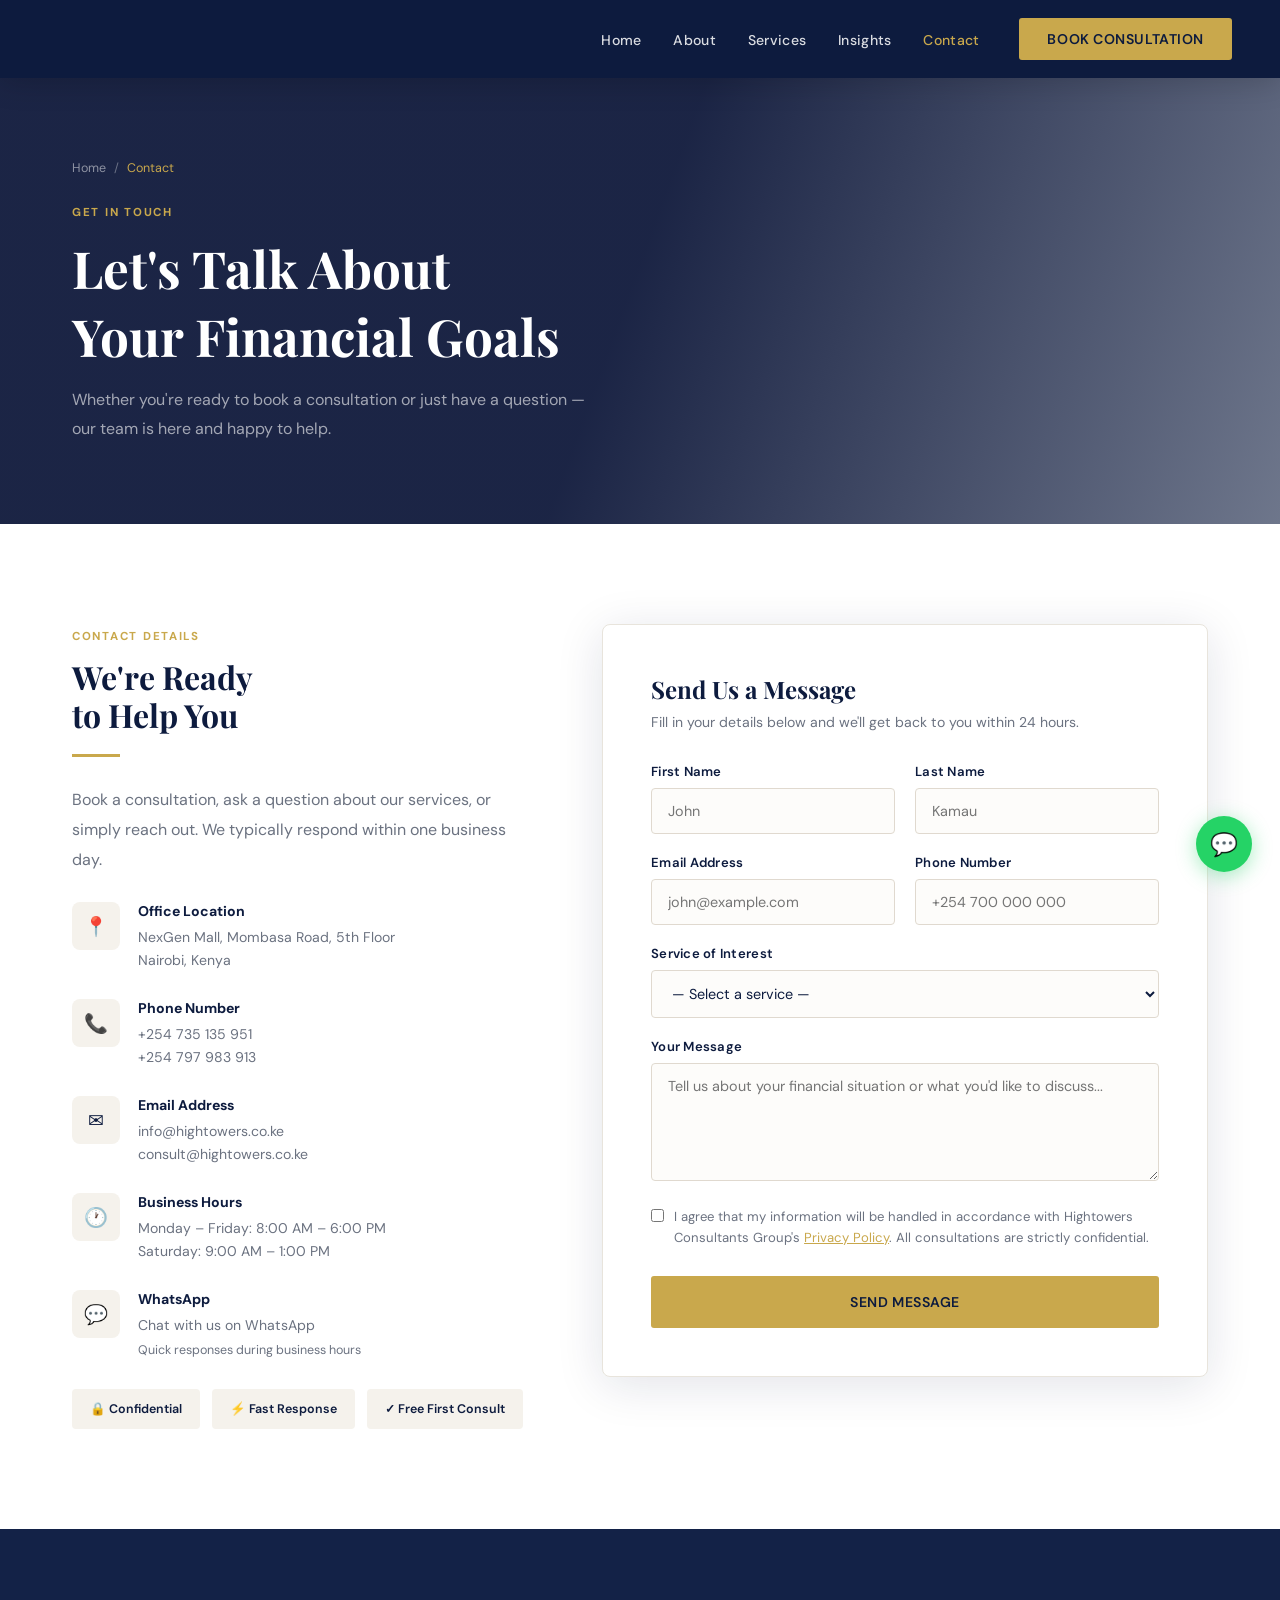
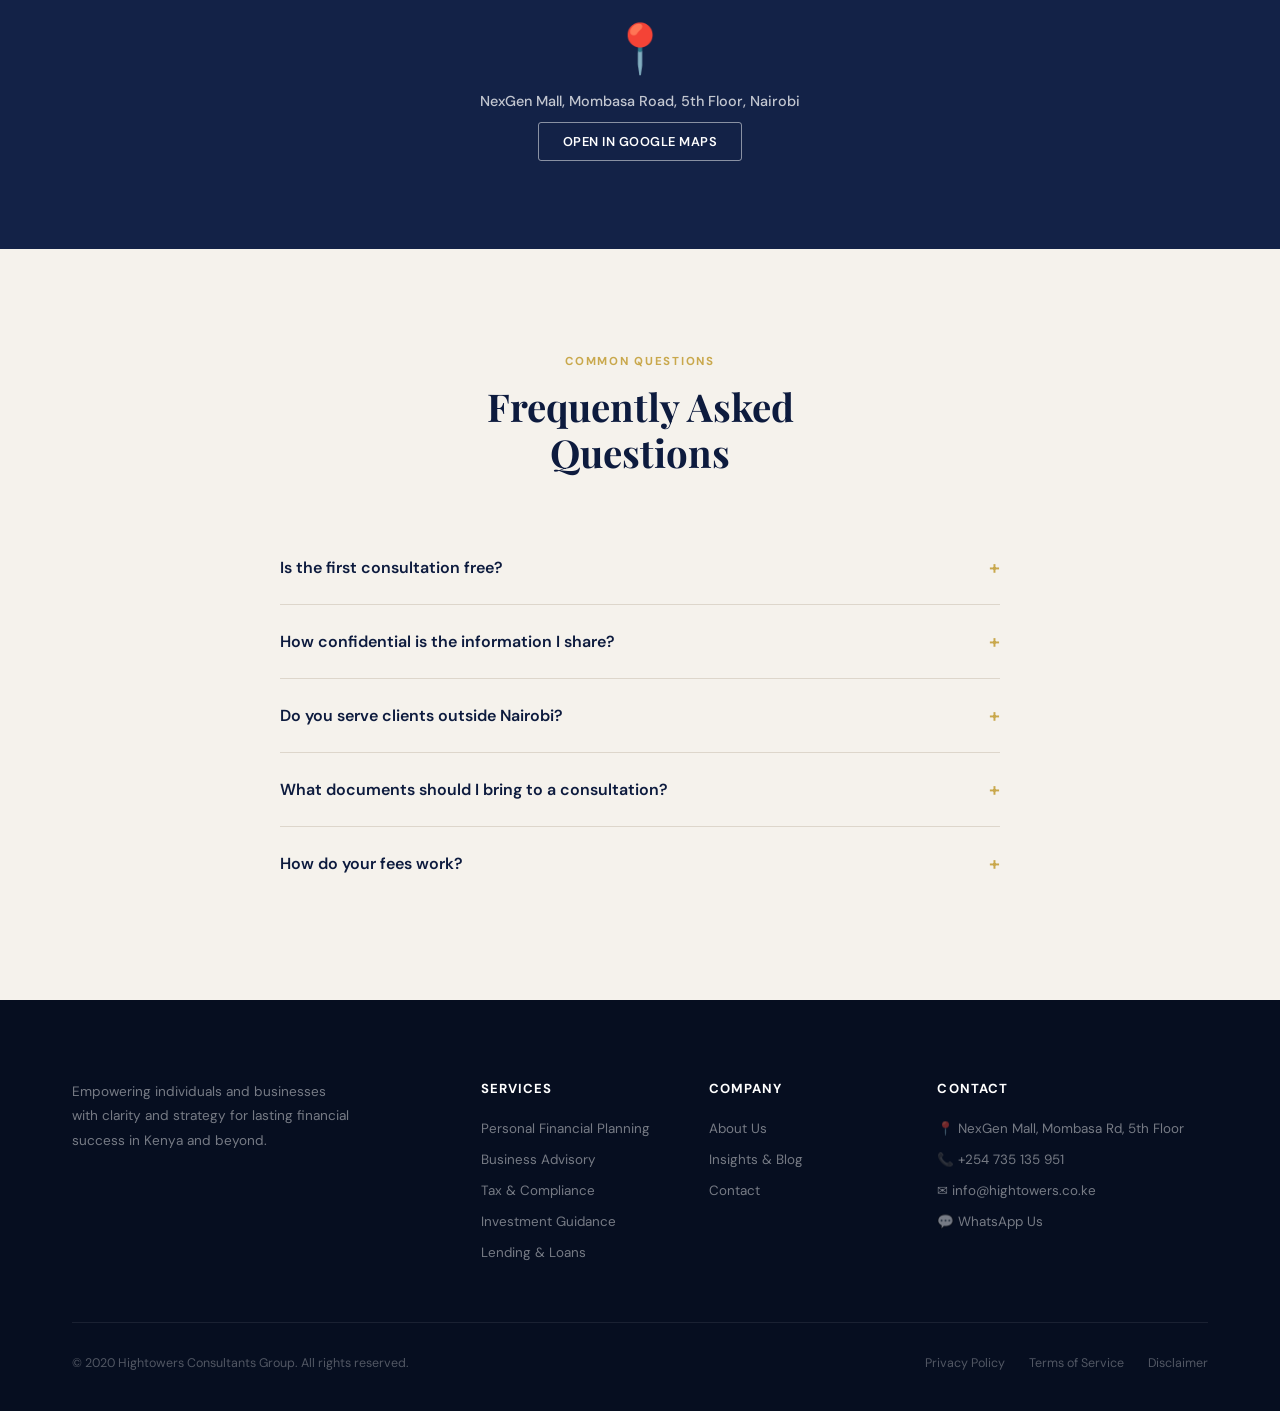
<file: contact.html>
<!DOCTYPE html>
<html lang="en">
<head>
  <meta charset="UTF-8" />
  <meta name="viewport" content="width=device-width, initial-scale=1.0" />
  <title>Contact Us — Hightowers Consultants Group</title>
  <meta name="description" content="Get in touch with Hightowers Consultants Group. Book a consultation, ask a question, or find our Nairobi office details.">
  <link rel="preconnect" href="https://fonts.googleapis.com">
  <link href="https://fonts.googleapis.com/css2?family=Playfair+Display:ital,wght@0,400;0,700;0,900;1,400&family=DM+Sans:wght@300;400;500;600&display=swap" rel="stylesheet">
  <style>
    *, *::before, *::after { box-sizing: border-box; margin: 0; padding: 0; }
    :root { --navy:#0D1B3E; --navy-2:#132247; --gold:#C9A84C; --gold-light:#E4C97A; --white:#FFFFFF; --cream:#F5F2EC; --muted:#6B7280; --shadow:0 8px 48px rgba(13,27,62,0.12); }
    html { scroll-behavior: smooth; }
    body { font-family: 'DM Sans', sans-serif; color: var(--navy); background: var(--white); overflow-x: hidden; }
    .container { max-width: 1200px; margin: 0 auto; padding: 0 32px; }
    .navbar { position: fixed; top: 0; width: 100%; z-index: 1000; background: var(--navy); box-shadow: 0 2px 32px rgba(0,0,0,0.2); }
    .nav-inner { display: flex; align-items: center; gap: 32px; padding: 18px 48px; max-width: 1400px; margin: 0 auto; }
    /* logo removed - no styles needed */
    .nav-links { display: flex; list-style: none; gap: 32px; margin-left: auto; }
    .nav-links a { color: rgba(255,255,255,0.85); text-decoration: none; font-size: 0.88rem; font-weight: 500; letter-spacing: 0.02em; transition: color 0.2s; }
    .nav-links a:hover, .nav-links a.active { color: var(--gold); }
    .btn { display: inline-flex; align-items: center; gap: 8px; padding: 12px 28px; border-radius: 3px; font-family: 'DM Sans', sans-serif; font-size: 0.88rem; font-weight: 600; text-decoration: none; letter-spacing: 0.04em; text-transform: uppercase; cursor: pointer; border: none; transition: all 0.25s; }
    .btn-primary { background: var(--gold); color: var(--navy); }
    .btn-primary:hover { background: var(--gold-light); transform: translateY(-1px); }
    .btn-outline { background: transparent; color: var(--white); border: 1.5px solid rgba(255,255,255,0.5); }
    .btn-outline:hover { border-color: var(--gold); color: var(--gold); }
    .nav-cta { margin-left: 8px; }
    .section { padding: 100px 0; }
    .eyebrow { display: inline-block; font-size: 0.72rem; font-weight: 700; letter-spacing: 0.15em; text-transform: uppercase; color: var(--gold); margin-bottom: 14px; }
    .section-title { font-family: 'Playfair Display', serif; font-size: clamp(1.8rem,3vw,2.6rem); font-weight: 700; line-height: 1.2; margin-bottom: 20px; color: var(--navy); }
    .gold-line { width: 48px; height: 3px; background: var(--gold); margin-bottom: 28px; }
    .fade-in { opacity: 0; transform: translateY(20px); transition: opacity 0.6s, transform 0.6s; }
    .fade-in.visible { opacity: 1; transform: none; }
    .hamburger { display: none; flex-direction: column; gap: 5px; cursor: pointer; }
    .hamburger span { width: 24px; height: 2px; background: white; display: block; }
    .mobile-nav { display: none; }

    /* PAGE HERO */
    .page-hero { position: relative; padding: 160px 0 80px; overflow: hidden; }
    .hero-photo { position: absolute; inset: 0; z-index: 0; background-image: url('https://images.unsplash.com/photo-1534951009808-766178b47a4f?w=1800&q=80'); background-size: cover; background-position: center; }
    .hero-overlay { position: absolute; inset: 0; z-index: 1; background: linear-gradient(110deg, rgba(10,20,55,0.93) 50%, rgba(13,27,62,0.6) 100%); }
    .page-hero .container { position: relative; z-index: 2; }
    .breadcrumb { color: rgba(255,255,255,0.35); font-size: 0.78rem; margin-bottom: 24px; }
    .breadcrumb a { color: rgba(255,255,255,0.5); text-decoration: none; }
    .breadcrumb span { margin: 0 8px; }
    .breadcrumb em { color: var(--gold); font-style: normal; }
    .page-hero h1 { font-family: 'Playfair Display',serif; font-size: clamp(2.2rem,4vw,3.5rem); color: var(--white); margin-bottom: 16px; }
    .page-hero p { color: rgba(255,255,255,0.6); max-width: 520px; line-height: 1.8; }

    /* CONTACT GRID */
    .contact-grid { display: grid; grid-template-columns: 1fr 1.3fr; gap: 64px; align-items: start; }
    .contact-info { display: flex; flex-direction: column; gap: 28px; }
    .contact-item { display: flex; align-items: flex-start; gap: 18px; }
    .contact-icon { width: 48px; height: 48px; background: var(--cream); border-radius: 8px; display: flex; align-items: center; justify-content: center; font-size: 1.2rem; flex-shrink: 0; }
    .contact-detail h4 { font-weight: 700; color: var(--navy); margin-bottom: 6px; font-size: 0.88rem; }
    .contact-detail p, .contact-detail a { color: var(--muted); font-size: 0.88rem; line-height: 1.6; text-decoration: none; display: block; }
    .contact-detail a:hover { color: var(--gold); }

    /* FORM */
    .contact-form { background: var(--white); border: 1px solid #E8E4DC; border-radius: 8px; padding: 48px; box-shadow: var(--shadow); }
    .form-row { display: grid; grid-template-columns: 1fr 1fr; gap: 20px; }
    .form-group { margin-bottom: 20px; }
    .form-label { display: block; font-size: 0.82rem; font-weight: 600; color: var(--navy); margin-bottom: 8px; letter-spacing: 0.02em; }
    .form-control { width: 100%; padding: 13px 16px; border: 1.5px solid #E0D9CF; border-radius: 4px; font-family: 'DM Sans',sans-serif; font-size: 0.9rem; color: var(--navy); outline: none; transition: border-color 0.2s; background: #FDFCFA; }
    .form-control:focus { border-color: var(--gold); }
    select.form-control { cursor: pointer; }
    textarea.form-control { resize: vertical; }

    /* MAP STRIP */
    .map-strip { height: 320px; background: var(--navy-2); display: flex; align-items: center; justify-content: center; flex-direction: column; gap: 12px; position: relative; overflow: hidden; }
    .map-strip::before { content:''; position:absolute;inset:0; background-image:url('https://images.unsplash.com/photo-1534951009808-766178b47a4f?w=1400&q=60'); background-size:cover; background-position:center; opacity:0.2; }
    .map-strip > * { position: relative; z-index: 1; }

    /* FAQ */
    details { border-bottom: 1px solid #DDD6CB; padding: 24px 0; }
    details summary { font-weight: 600; color: var(--navy); cursor: pointer; font-size: 1rem; list-style: none; display: flex; justify-content: space-between; align-items: center; }
    details summary::-webkit-details-marker { display: none; }
    details summary .faq-icon { color: var(--gold); font-size: 1.2rem; transition: transform 0.3s; }
    details[open] summary .faq-icon { transform: rotate(45deg); }
    details p { color: var(--muted); font-size: 0.9rem; line-height: 1.8; margin-top: 14px; }

    /* CTA BAND */
    .cta-band { background: var(--gold); padding: 80px 0; }
    .cta-inner { display: flex; align-items: center; justify-content: space-between; gap: 40px; flex-wrap: wrap; }
    .cta-inner h2 { font-family: 'Playfair Display',serif; font-size: 2rem; color: var(--navy); }
    .cta-inner p { color: rgba(13,27,62,0.7); margin-top: 8px; }
    .cta-actions { display: flex; gap: 16px; flex-wrap: wrap; }
    .cta-band .btn-primary { background: var(--navy); color: var(--white); }
    .cta-band .btn-outline { border-color: var(--navy); color: var(--navy); }
    .cta-band .btn-outline:hover { background: var(--navy); color: white; }

    /* FOOTER */
    footer { background: #060E20; padding: 80px 0 40px; }
    .footer-grid { display: grid; grid-template-columns: 2fr 1fr 1fr 1.5fr; gap: 48px; padding-bottom: 60px; border-bottom: 1px solid rgba(255,255,255,0.08); }
    .footer-brand p { color: rgba(255,255,255,0.45); font-size: 0.85rem; line-height: 1.8; max-width: 280px; margin-top: 0; }
    .footer-col h4 { color: var(--white); font-size: 0.82rem; font-weight: 700; letter-spacing: 0.08em; text-transform: uppercase; margin-bottom: 20px; }
    .footer-links { list-style: none; display: flex; flex-direction: column; gap: 10px; }
    .footer-links a { color: rgba(255,255,255,0.45); text-decoration: none; font-size: 0.84rem; transition: color 0.2s; }
    .footer-links a:hover { color: var(--gold); }
    .footer-bottom { display: flex; align-items: center; justify-content: space-between; padding-top: 32px; flex-wrap: wrap; gap: 16px; }
    .footer-bottom span, .footer-bottom a { color: rgba(255,255,255,0.3); font-size: 0.78rem; text-decoration: none; }
    .wa-float { position: fixed; bottom: 28px; right: 28px; z-index: 900; width: 56px; height: 56px; border-radius: 50%; background: #25D366; display: flex; align-items: center; justify-content: center; font-size: 1.4rem; box-shadow: 0 4px 20px rgba(37,211,102,0.4); text-decoration: none; animation: bob 3s ease-in-out infinite; }
    @keyframes bob { 0%,100%{transform:translateY(0)} 50%{transform:translateY(-6px)} }

    @media(max-width:900px){
      .nav-links,.nav-cta{display:none;}
      .hamburger{display:flex;}
      .mobile-nav{display:none;position:fixed;top:0;left:0;right:0;bottom:0;background:var(--navy);z-index:999;flex-direction:column;padding:80px 32px 32px;gap:24px;}
      .mobile-nav.open{display:flex;}
      .mobile-nav a{color:white;text-decoration:none;font-size:1.2rem;font-weight:600;}
      .contact-grid { grid-template-columns: 1fr; }
      .form-row { grid-template-columns: 1fr; }
      .footer-grid { grid-template-columns: 1fr 1fr; }
    }
    @media(max-width:600px){ .footer-grid { grid-template-columns: 1fr; } }
  </style>
</head>
<body>

<nav class="navbar">
  <div class="nav-inner">
    <!-- LOGO REMOVED -->
    <ul class="nav-links">
      <li><a href="index.html">Home</a></li>
      <li><a href="about.html">About</a></li>
      <li><a href="services.html">Services</a></li>
      <li><a href="blog.html">Insights</a></li>
      <li><a href="contact.html" class="active">Contact</a></li>
    </ul>
    <a href="contact.html" class="btn btn-primary nav-cta">Book Consultation</a>
    <div class="hamburger" onclick="document.querySelector('.mobile-nav').classList.toggle('open')"><span></span><span></span><span></span></div>
  </div>
</nav>
<nav class="mobile-nav">
  <a href="index.html">Home</a><a href="about.html">About</a><a href="services.html">Services</a>
  <a href="blog.html">Insights</a><a href="contact.html">Contact</a>
  <a href="contact.html" class="btn btn-primary" style="text-align:center;margin-top:16px;">Book Consultation</a>
</nav>

<section class="page-hero">
  <div class="hero-photo"></div>
  <div class="hero-overlay"></div>
  <div class="container">
    <div class="breadcrumb"><a href="index.html">Home</a><span>/</span><em>Contact</em></div>
    <span class="eyebrow">Get In Touch</span>
    <h1>Let's Talk About<br>Your Financial Goals</h1>
    <p>Whether you're ready to book a consultation or just have a question — our team is here and happy to help.</p>
  </div>
</section>

<section class="section">
  <div class="container">
    <div class="contact-grid">

      <!-- Info side -->
      <div class="contact-info fade-in">
        <div>
          <span class="eyebrow">Contact Details</span>
          <h2 class="section-title" style="font-size:2rem;">We're Ready<br>to Help You</h2>
          <div class="gold-line"></div>
          <p style="color:var(--muted);line-height:1.85;">Book a consultation, ask a question about our services, or simply reach out. We typically respond within one business day.</p>
        </div>

        <div class="contact-item">
          <div class="contact-icon">📍</div>
          <div class="contact-detail">
            <h4>Office Location</h4>
            <p>NexGen Mall, Mombasa Road, 5th Floor<br>Nairobi, Kenya</p>
          </div>
        </div>
        <div class="contact-item">
          <div class="contact-icon">📞</div>
          <div class="contact-detail">
            <h4>Phone Number</h4>
            <a href="tel:+254735135951">+254 735 135 951</a>
            <a href="tel:+254797983913">+254 797 983 913</a>
          </div>
        </div>
        <div class="contact-item">
          <div class="contact-icon">✉</div>
          <div class="contact-detail">
            <h4>Email Address</h4>
            <a href="mailto:info@hightowers.co.ke">info@hightowers.co.ke</a>
            <a href="mailto:consult@hightowers.co.ke">consult@hightowers.co.ke</a>
          </div>
        </div>
        <div class="contact-item">
          <div class="contact-icon">🕐</div>
          <div class="contact-detail">
            <h4>Business Hours</h4>
            <p>Monday – Friday: 8:00 AM – 6:00 PM<br>Saturday: 9:00 AM – 1:00 PM</p>
          </div>
        </div>
        <div class="contact-item">
          <div class="contact-icon">💬</div>
          <div class="contact-detail">
            <h4>WhatsApp</h4>
            <a href="https://wa.me/254797983913" target="_blank">Chat with us on WhatsApp</a>
            <p style="font-size:0.78rem;margin-top:4px;">Quick responses during business hours</p>
          </div>
        </div>

        <div style="display:flex;gap:12px;flex-wrap:wrap;">
          <div style="padding:12px 18px;background:var(--cream);border-radius:4px;font-size:0.78rem;font-weight:600;color:var(--navy);">🔒 Confidential</div>
          <div style="padding:12px 18px;background:var(--cream);border-radius:4px;font-size:0.78rem;font-weight:600;color:var(--navy);">⚡ Fast Response</div>
          <div style="padding:12px 18px;background:var(--cream);border-radius:4px;font-size:0.78rem;font-weight:600;color:var(--navy);">✓ Free First Consult</div>
        </div>
      </div>

      <!-- Form side -->
      <div class="contact-form fade-in">
        <div style="margin-bottom:32px;">
          <h3 style="font-family:'Playfair Display',serif;font-size:1.5rem;color:var(--navy);margin-bottom:8px;">Send Us a Message</h3>
          <p style="font-size:0.88rem;color:var(--muted);">Fill in your details below and we'll get back to you within 24 hours.</p>
        </div>

        <form onsubmit="handleSubmit(event)">
          <div class="form-row">
            <div class="form-group">
              <label class="form-label">First Name</label>
              <input type="text" class="form-control" placeholder="John" required />
            </div>
            <div class="form-group">
              <label class="form-label">Last Name</label>
              <input type="text" class="form-control" placeholder="Kamau" required />
            </div>
          </div>
          <div class="form-row">
            <div class="form-group">
              <label class="form-label">Email Address</label>
              <input type="email" class="form-control" placeholder="john@example.com" required />
            </div>
            <div class="form-group">
              <label class="form-label">Phone Number</label>
              <input type="tel" class="form-control" placeholder="+254 700 000 000" />
            </div>
          </div>
          <div class="form-group">
            <label class="form-label">Service of Interest</label>
            <select class="form-control">
              <option value="">— Select a service —</option>
              <option>Personal Financial Planning</option>
              <option>Business Advisory Services</option>
              <option>Tax &amp; Compliance Consulting</option>
              <option>Investment Guidance</option>
              <option>Lending &amp; Loans</option>
              <option>General Enquiry</option>
            </select>
          </div>
          <div class="form-group">
            <label class="form-label">Your Message</label>
            <textarea class="form-control" rows="5" placeholder="Tell us about your financial situation or what you'd like to discuss..."></textarea>
          </div>
          <div class="form-group" style="display:flex;align-items:flex-start;gap:10px;margin-bottom:28px;">
            <input type="checkbox" id="privacy" style="margin-top:3px;accent-color:var(--gold);" required />
            <label for="privacy" style="font-size:0.82rem;color:var(--muted);line-height:1.6;">I agree that my information will be handled in accordance with Hightowers Consultants Group's <a href="#" style="color:var(--gold);">Privacy Policy</a>. All consultations are strictly confidential.</label>
          </div>
          <button type="submit" class="btn btn-primary" style="width:100%;justify-content:center;padding:17px;">Send Message</button>
          <div id="form-success" style="display:none;margin-top:16px;padding:14px;background:#ecfdf5;border:1px solid #6ee7b7;border-radius:4px;color:#065f46;font-size:0.88rem;text-align:center;">
            ✓ Message sent! We'll be in touch within 24 hours.
          </div>
        </form>
      </div>

    </div>
  </div>
</section>

<!-- Map placeholder with background image -->
<div class="map-strip">
  <div style="font-size:3rem;">📍</div>
  <p style="color:rgba(255,255,255,0.75);font-size:0.9rem;font-weight:500;">NexGen Mall, Mombasa Road, 5th Floor, Nairobi</p>
  <a href="https://maps.app.goo.gl/FXJowaPz871eVazv6" target="_blank" class="btn btn-outline" style="font-size:0.8rem;padding:10px 24px;">Open in Google Maps</a>
</div>

<!-- FAQ -->
<section class="section" style="background:var(--cream);">
  <div class="container">
    <div class="fade-in" style="text-align:center;max-width:560px;margin:0 auto 56px;">
      <span class="eyebrow">Common Questions</span>
      <h2 class="section-title">Frequently Asked<br>Questions</h2>
    </div>
    <div style="max-width:720px;margin:0 auto;">
      <details class="fade-in">
        <summary>Is the first consultation free? <span class="faq-icon">+</span></summary>
        <p>Yes. We offer a complimentary introductory consultation so we can understand your needs and explain how we can help — with no pressure and no obligation.</p>
      </details>
      <details class="fade-in">
        <summary>How confidential is the information I share? <span class="faq-icon">+</span></summary>
        <p>Completely confidential. All client information is handled under strict confidentiality agreements. We never share your data with third parties without your explicit consent.</p>
      </details>
      <details class="fade-in">
        <summary>Do you serve clients outside Nairobi? <span class="faq-icon">+</span></summary>
        <p>Absolutely. We work with clients across Kenya and are fully equipped to conduct consultations remotely via phone, Zoom, or WhatsApp — distance is no barrier to great financial advice.</p>
      </details>
      <details class="fade-in">
        <summary>What documents should I bring to a consultation? <span class="faq-icon">+</span></summary>
        <p>For a first consultation, you don't need anything specific — just come with your goals and questions. For deeper advisory work, we may request payslips, bank statements, or business financials.</p>
      </details>
      <details class="fade-in" style="border-bottom:none;">
        <summary>How do your fees work? <span class="faq-icon">+</span></summary>
        <p>Our fees vary by service type and engagement scope. We are transparent about pricing from the outset — there are no hidden costs. Contact us for a customised quote based on your specific needs.</p>
      </details>
    </div>
  </div>
</section>

<footer>
  <div class="container">
    <div class="footer-grid">
      <div class="footer-brand">
        <!-- LOGO REMOVED -->
        <p>Empowering individuals and businesses with clarity and strategy for lasting financial success in Kenya and beyond.</p>
      </div>
      <div class="footer-col"><h4>Services</h4>
        <ul class="footer-links">
          <li><a href="services.html">Personal Financial Planning</a></li>
          <li><a href="services.html">Business Advisory</a></li>
          <li><a href="services.html">Tax &amp; Compliance</a></li>
          <li><a href="services.html">Investment Guidance</a></li>
          <li><a href="services.html">Lending &amp; Loans</a></li>
        </ul>
      </div>
      <div class="footer-col"><h4>Company</h4>
        <ul class="footer-links">
          <li><a href="about.html">About Us</a></li>
          <li><a href="blog.html">Insights &amp; Blog</a></li>
          <li><a href="contact.html">Contact</a></li>
        </ul>
      </div>
      <div class="footer-col"><h4>Contact</h4>
        <ul class="footer-links">
          <li><a href="#">📍 NexGen Mall, Mombasa Rd, 5th Floor</a></li>
          <li><a href="tel:+254735135951">📞 +254 735 135 951</a></li>
          <li><a href="mailto:info@hightowers.co.ke">✉ info@hightowers.co.ke</a></li>
          <li><a href="https://wa.me/254797983913">💬 WhatsApp Us</a></li>
        </ul>
      </div>
    </div>
    <div class="footer-bottom">
      <span>© 2020 Hightowers Consultants Group. All rights reserved.</span>
      <div style="display:flex;gap:24px;"><a href="#">Privacy Policy</a><a href="#">Terms of Service</a><a href="#">Disclaimer</a></div>
    </div>
  </div>
</footer>
<a href="https://wa.me/254102696261" class="wa-float" target="_blank">💬</a>
<script>
  // Logo fallback removed
  const obs = new IntersectionObserver(es => es.forEach(e => { if(e.isIntersecting) e.target.classList.add('visible'); }), {threshold:0.1});
  document.querySelectorAll('.fade-in').forEach(el => obs.observe(el));
  function handleSubmit(e) {
    e.preventDefault();
    document.getElementById('form-success').style.display = 'block';
    e.target.reset();
  }
</script>
</body>
</html>
</file>
